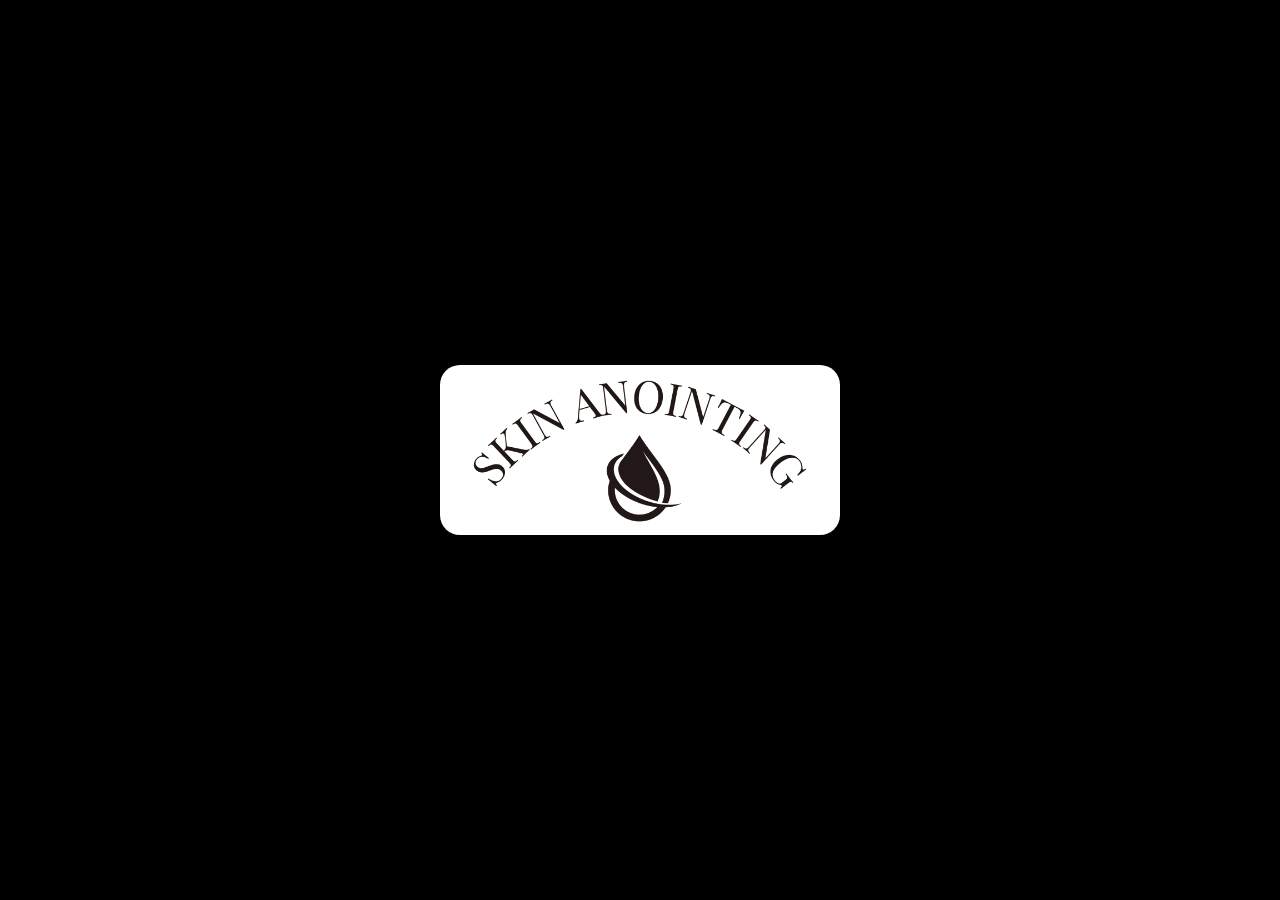
<file: logo.html>
<!DOCTYPE html>
<html lang="ko">
<head>
    <meta charset="UTF-8">
    <meta name="viewport" content="width=device-width, initial-scale=1.0, user-scalable=no">
    <title>Touch Grip Jelly</title>
    <style>
        body {
            margin: 0;
            padding: 0;
            background-color: #000;
            display: flex;
            justify-content: center;
            align-items: center;
            height: 100vh;
            overflow: hidden;
            touch-action: none;
        }

        #jelly-logo {
            width: 70vw;
            max-width: 400px;
            display: block;
            border-radius: 20px;
            box-shadow: 0 20px 50px rgba(0,0,0,0.5);
            
            /* 마우스 커서를 '손바닥' 모양으로 변경 */
            cursor: grab;
            
            /* 물리 엔진 사용을 위해 CSS 트랜지션 끔 */
            will-change: transform;
            
            /* 드래그할 때 파란색 선택 영역 안 생기게 방지 */
            user-select: none;
            -webkit-user-drag: none;
        }

        /* 잡았을 때는 '쥐는 손' 모양 */
        #jelly-logo:active {
            cursor: grabbing;
        }
    </style>
</head>
<body>

    <img src="logo.png" id="jelly-logo" alt="Skin Anointing">

    <script>
        const logo = document.getElementById('jelly-logo');
        
        let isDragging = false; // 드래그 중인지 확인하는 스위치
        
        // 물리 변수들
        let currentX = 0, currentY = 0;
        let targetX = 0, targetY = 0;
        let velocityX = 0, velocityY = 0;
        
        // 쫀득함 조절 (숫자를 낮추면 더 묵직해짐)
        const stiffness = 0.06; 
        const friction = 0.8; 

        let startX = 0, startY = 0;

        // 물리 엔진 루프
        function animate() {
            // 스프링 효과 계산
            const forceX = (targetX - currentX) * stiffness;
            const forceY = (targetY - currentY) * stiffness;

            velocityX += forceX;
            velocityX *= friction;
            velocityY += forceY;
            velocityY *= friction;

            currentX += velocityX;
            currentY += velocityY;

            // 촐랑거림 방지를 위해 찌그러짐(Skew) 효과를 약간 줄임 (0.05 -> 0.03)
            const stretch = Math.max(Math.abs(velocityX), Math.abs(velocityY)) * 0.03;
            const scale = 1 + stretch * 0.2;
            const skewX = -velocityX * 1.0; 
            const skewY = velocityY * 1.0;

            logo.style.transform = `
                translate3d(${currentX}px, ${currentY}px, 0)
                skew(${skewX}deg, ${skewY}deg)
                scale(${scale}, ${1/scale}) 
                rotateZ(${velocityX * 0.3}deg)
            `;

            requestAnimationFrame(animate);
        }
        animate();

        // 1. 드래그 시작 (이미지를 눌렀을 때만 발동!)
        const startDrag = (x, y) => {
            isDragging = true;
            // 현재 터치한 위치를 기억
            startX = x;
            startY = y;
        };

        logo.addEventListener('mousedown', e => startDrag(e.clientX, e.clientY));
        logo.addEventListener('touchstart', e => {
            const touch = e.touches[0];
            startDrag(touch.clientX, touch.clientY);
        }, { passive: false });


        // 2. 드래그 중 (화면 어디로 움직여도 따라옴)
        const onDrag = (x, y) => {
            if (!isDragging) return; // 드래그 중이 아니면 무시 (핵심!)

            // 시작 위치 기준으로 얼마나 움직였는지 계산
            // 0.8을 곱해서 손가락보다 약간 늦게 따라오게 함 (무게감)
            targetX = (x - startX) * 0.8;
            targetY = (y - startY) * 0.8;
        };

        window.addEventListener('mousemove', e => onDrag(e.clientX, e.clientY));
        window.addEventListener('touchmove', e => {
            const touch = e.touches[0];
            onDrag(touch.clientX, touch.clientY);
        }, { passive: false });


        // 3. 드래그 끝 (손을 떼면 원위치)
        const stopDrag = () => {
            isDragging = false;
            targetX = 0;
            targetY = 0;
        };

        window.addEventListener('mouseup', stopDrag);
        window.addEventListener('touchend', stopDrag);

    </script>
</body>
</html>
</file>
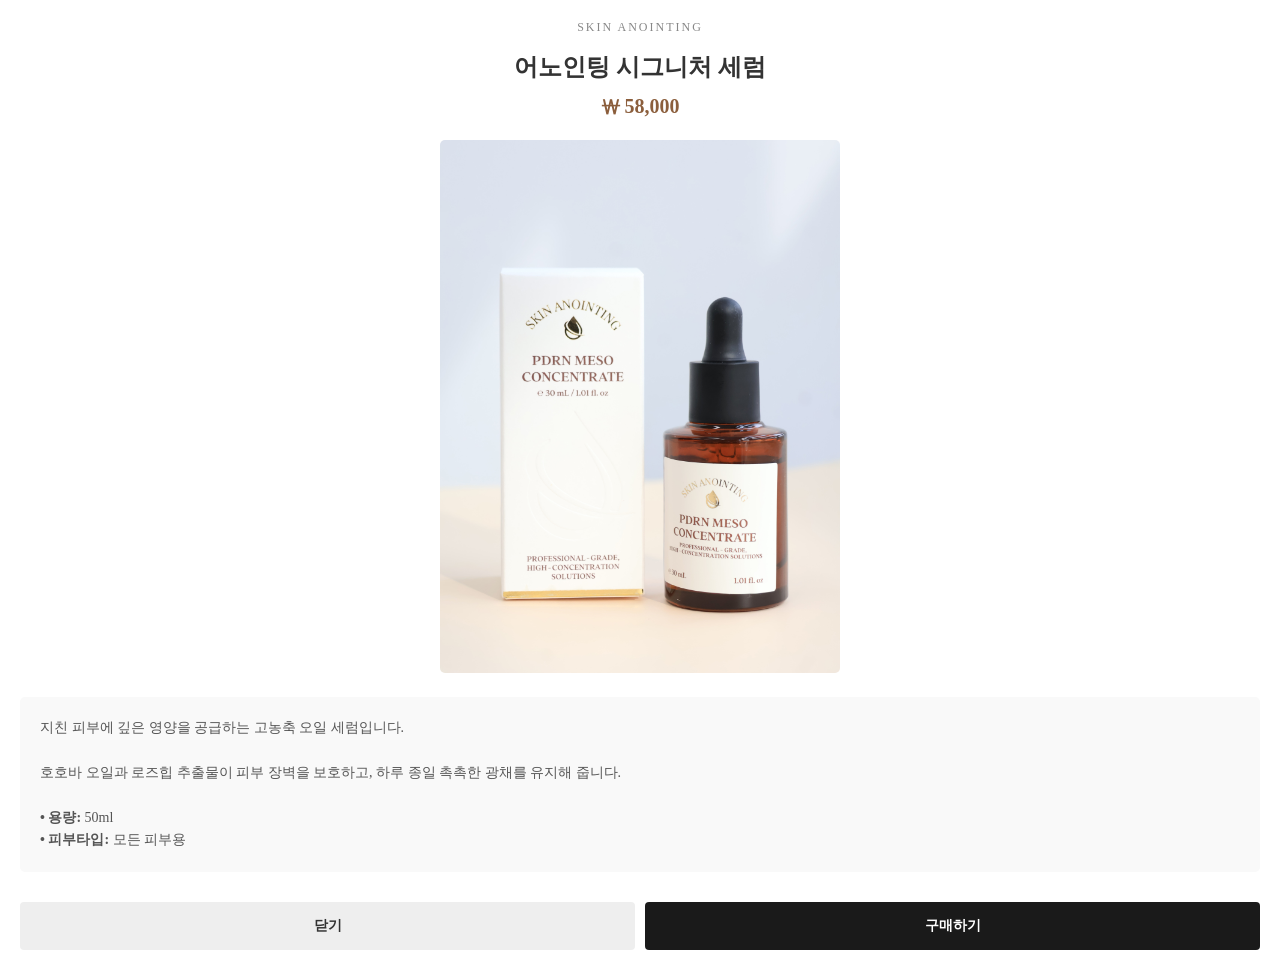
<file: product1.html>
<!DOCTYPE html>
<html lang="ko">
<head>
    <meta charset="UTF-8">
    <meta name="viewport" content="width=device-width, initial-scale=1.0">
    <title>제품 상세정보</title>
    <style>
        /* 팝업 전용 디자인: 좁은 화면에서도 예쁘게 */
        body { 
            font-family: 'Times New Roman', serif; margin: 0; padding: 20px; 
            color: #333; background-color: #fff; text-align: center;
        }
        
        .p-image img { 
            width: 100%; max-width: 400px; height: auto; 
            border-radius: 5px; margin-bottom: 20px; 
        }
        
        .brand-name { font-size: 12px; color: #888; letter-spacing: 2px; margin-bottom: 10px; }
        .p-title { font-size: 24px; margin-bottom: 10px; }
        .p-price { font-size: 20px; font-weight: bold; color: #8b5e3c; margin-bottom: 20px; display: block; }
        
        .p-desc { 
            font-size: 14px; color: #555; line-height: 1.6; margin-bottom: 30px; 
            background: #f9f9f9; padding: 20px; border-radius: 5px; text-align: left;
        }

        /* 닫기 및 구매 버튼 */
        .btn-group { display: flex; gap: 10px; justify-content: center; }
        
        .btn {
            flex: 1; padding: 15px; text-decoration: none; font-size: 14px; font-weight: bold; cursor: pointer; border-radius: 4px;
        }
        .btn-buy { background-color: #1a1a1a; color: #fff; }
        .btn-close { background-color: #eee; color: #333; }
        
    </style>
</head>
<body>

    <div class="brand-name">SKIN ANOINTING</div>
    <h1 class="p-title">어노인팅 시그니처 세럼</h1>
    <span class="p-price">₩ 58,000</span>

    <div class="p-image">
        <img src="product1.jpg" alt="제품이미지">
    </div>

    <div class="p-desc">
        지친 피부에 깊은 영양을 공급하는 고농축 오일 세럼입니다.<br><br>
        호호바 오일과 로즈힙 추출물이 피부 장벽을 보호하고,
        하루 종일 촉촉한 광채를 유지해 줍니다.<br><br>
        <strong>• 용량:</strong> 50ml<br>
        <strong>• 피부타입:</strong> 모든 피부용
    </div>

    <div class="btn-group">
        <a onclick="window.close()" class="btn btn-close">닫기</a>
        <a href="#" class="btn btn-buy">구매하기</a>
    </div>

</body>
</html>
</file>
